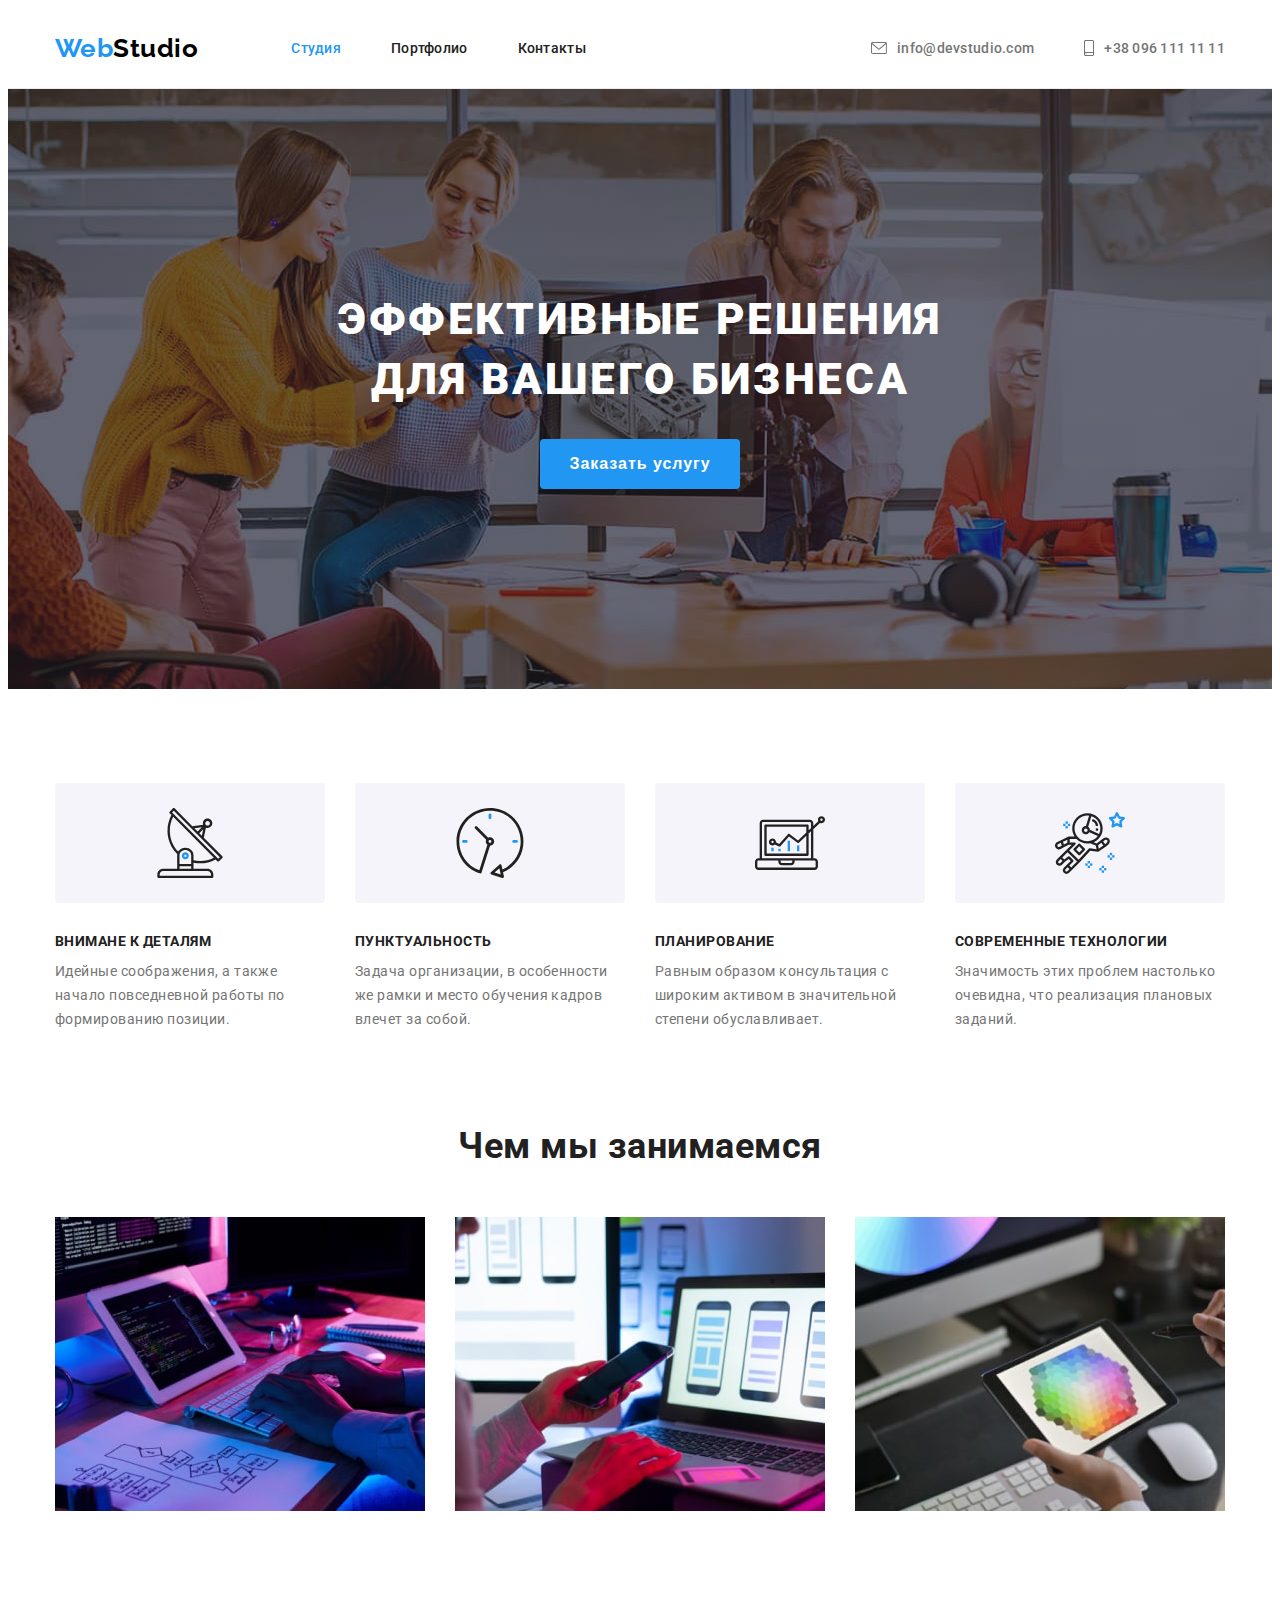
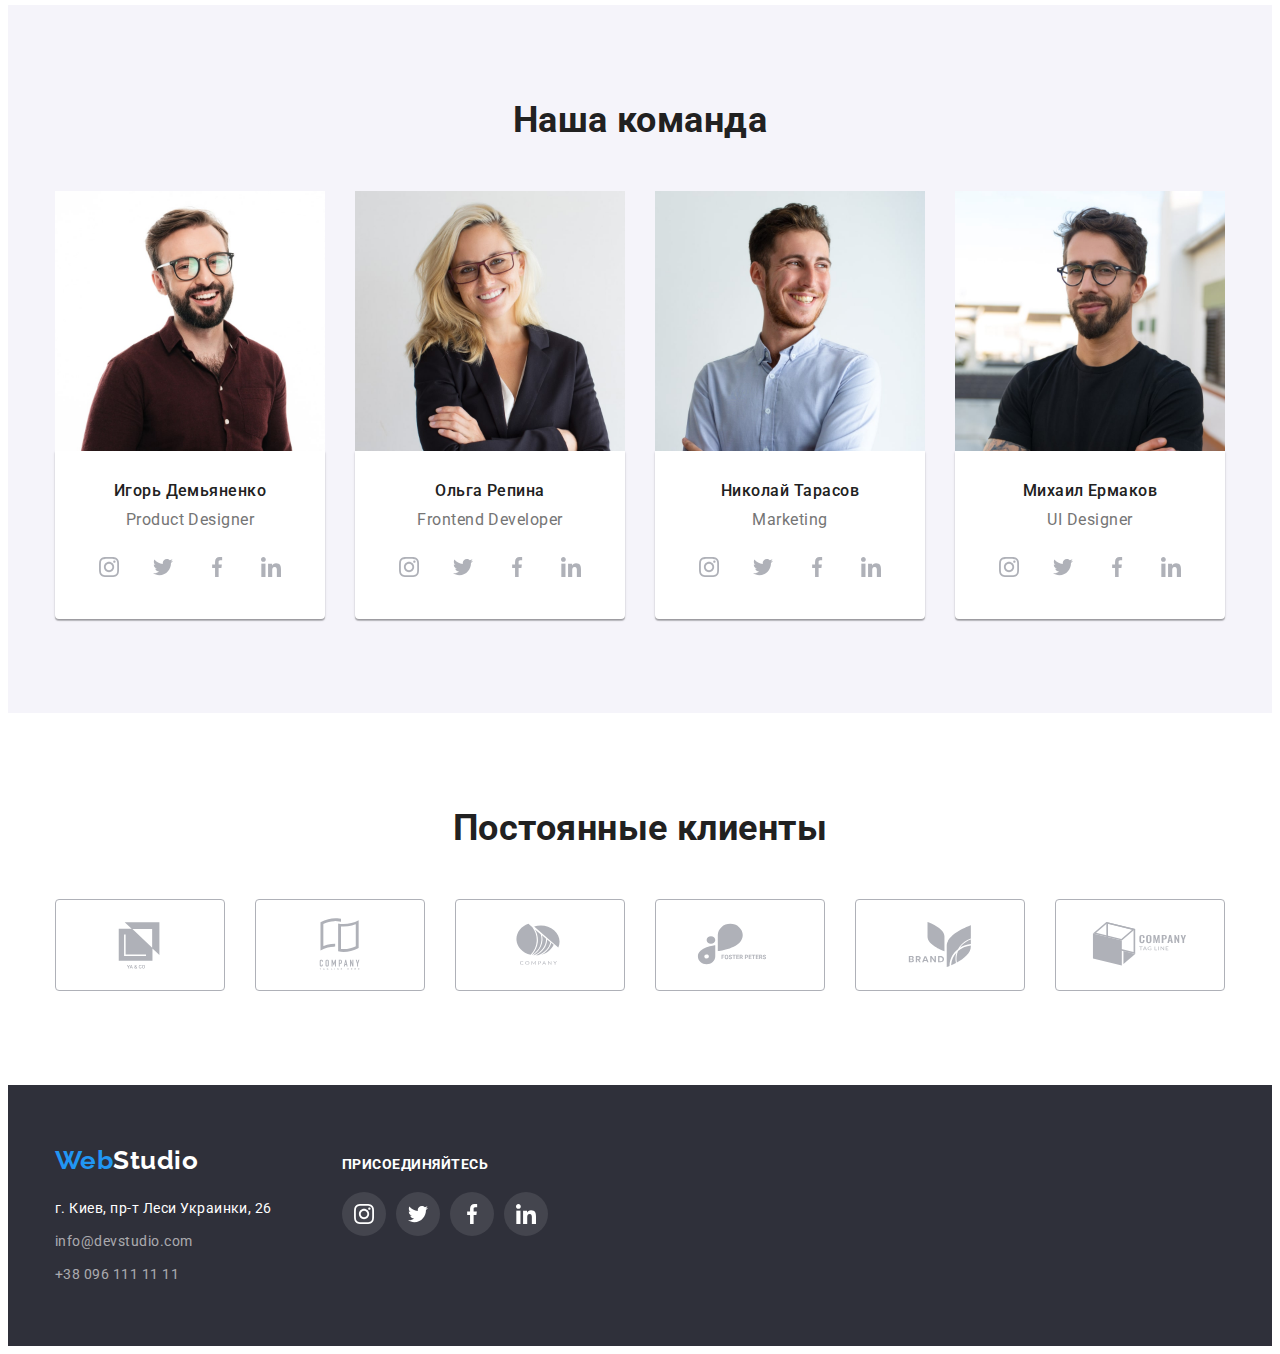
<file: index.html>
<!DOCTYPE html>
<html lang="ru">
  <head>
    <meta charset="UTF-8" />
    <meta http-equiv="X-UA-Compatible" content="IE=edge" />
    <meta name="viewport" content="width=device-width, initial-scale=1.0" />
    <title>WebStudio - Main</title>
    <link rel="preconnect" href="https://fonts.googleapis.com" />
    <link rel="preconnect" href="https://fonts.gstatic.com" crossorigin />
    <link
      href="https://fonts.googleapis.com/css2?family=Raleway:wght@700&family=Roboto:wght@400;500;700;900&display=swap"
      rel="stylesheet"
    />
    <link
      rel="stylesheet"
      href="https://cdnjs.cloudflare.com/ajax/libs/modern-normalize/1.1.0/modern-normalize.min.css"
      integrity="sha512-wpPYUAdjBVSE4KJnH1VR1HeZfpl1ub8YT/NKx4PuQ5NmX2tKuGu6U/JRp5y+Y8XG2tV+wKQpNHVUX03MfMFn9Q=="
      crossorigin="anonymous"
      referrerpolicy="no-referrer"
    />
    <link rel="stylesheet" href="./css/styles.css" />
  </head>

  <body>
    <!-- Шапка -->
    <header class="header">
      <div class="container header-container">
        <nav class="header-nav">
          <a class="logo header-logo link" href="./" lang="en"
            ><span class="header-logo-accent">Web</span>Studio</a
          >
          <ul class="header-nav-list">
            <li class="header-nav-item">
              <a class="header-nav-link link current" href="./">Студия</a>
            </li>
            <li class="header-nav-item">
              <a class="header-nav-link link" href="./portfolio.html"
                >Портфолио</a
              >
            </li>
            <li class="header-nav-item">
              <a class="header-nav-link link" href="">Контакты</a>
            </li>
          </ul>
        </nav>

        <ul class="header-contact-list">
          <li class="header-contact-item">
            <a class="header-contact-link link" href="email:info@devstudio.com">
              <svg class="header-contact-icon" width="16px" height="12px">
                <use href="./images/symbol-defs.svg#icon-envelope"></use>
              </svg>

              info@devstudio.com</a
            >
          </li>

          <li class="header-contact-item">
            <a class="header-contact-link link" href="tel:+380961111111">
              <svg class="header-contact-icon" width="10px" height="16px">
                <use href="./images/symbol-defs.svg#icon-smartphone"></use>
              </svg>
              +38 096 111 11 11</a
            >
          </li>
        </ul>
      </div>
    </header>

    <!-- Контент -->
    <main>
      <!-- Герой -->
      <section class="hero-section">
        <div class="container">
          <h1 class="hero-hdr">Эффективные решения для вашего бизнеса</h1>
          <button type="button" class="hero-btn btn">Заказать услугу</button>
        </div>
      </section>

      <!-- Особенности -->
      <section class="section">
        <div class="container">
          <h2 class="visually-hidden">Особенности</h2>
          <ul class="skills-list">
            <li class="skills-item">
              <div class="skills-item-icon">
                <svg width="70px" height="70px">
                  <use href="./images/symbol-defs.svg#icon-antenna-1"></use>
                </svg>
              </div>
              <h3 class="skills-item-header">Внимане к деталям</h3>
              <p class="skills-item-text">
                Идейные соображения, а также начало повседневной работы по
                формированию позиции.
              </p>
            </li>
            <li class="skills-item">
              <div class="skills-item-icon">
                <svg width="70px" height="70px">
                  <use href="./images/symbol-defs.svg#icon-clock-1"></use>
                </svg>
              </div>
              <h3 class="skills-item-header">Пунктуальность</h3>
              <p class="skills-item-text">
                Задача организации, в особенности же рамки и место обучения
                кадров влечет за собой.
              </p>
            </li>
            <li class="skills-item">
              <div class="skills-item-icon">
                <svg width="70px" height="70px">
                  <use href="./images/symbol-defs.svg#icon-diagram-1"></use>
                </svg>
              </div>
              <h3 class="skills-item-header">Планирование</h3>
              <p class="skills-item-text">
                Равным образом консультация с широким активом в значительной
                степени обуславливает.
              </p>
            </li>
            <li class="skills-item">
              <div class="skills-item-icon">
                <svg width="70px" height="70px">
                  <use href="./images/symbol-defs.svg#icon-astronaut-1"></use>
                </svg>
              </div>
              <h3 class="skills-item-header">Современные технологии</h3>
              <p class="skills-item-text">
                Значимость этих проблем настолько очевидна, что реализация
                плановых заданий.
              </p>
            </li>
          </ul>
        </div>
      </section>

      <!-- Чем мы занимаемся -->
      <section class="section mission-section">
        <div class="container">
          <h2 class="section-header">Чем мы занимаемся</h2>
          <ul class="mission-list">
            <li class="mission-item">
              <img
                class="mission-img"
                src="./images/mission-img-1.jpg"
                alt="Выполняет верстку по блок-схеме для десктора и планшета"
              />
            </li>
            <li class="mission-item">
              <img
                class="mission-img"
                src="./images/mission-img-2.jpg"
                alt="Просматривает адаптивную верстку на ноутбуке"
              />
            </li>
            <li class="mission-item">
              <img
                class="mission-img"
                src="./images/mission-img-3.jpg"
                alt="Работает с цветовой картой"
              />
            </li>
          </ul>
        </div>
      </section>
      <!-- Наша команда -->
      <section class="section team-section">
        <div class="container">
          <h2 class="section-header">Наша команда</h2>
          <ul class="team-list">
            <li class="team-item">
              <img
                class="team-img"
                src="./images/team-img-1.jpg"
                alt="парень улыбается"
              />
              <div class="team-item-info">
                <h3 class="team-item-header">Игорь Демьяненко</h3>
                <p class="team-item-text" lang="en">Product Designer</p>

                <ul class="team-list-social">
                  <li class="team-item-social">
                    <a class="team-link-social" href="">
                      <svg width="20px" height="20px">
                        <use
                          href="./images/symbol-defs.svg#icon-instagram-1"
                        ></use>
                      </svg>
                    </a>
                  </li>
                  <li class="team-item-social">
                    <a class="team-link-social" href="">
                      <svg width="20px" height="20px">
                        <use
                          href="./images/symbol-defs.svg#icon-twitter-1"
                        ></use>
                      </svg>
                    </a>
                  </li>
                  <li class="team-item-social">
                    <a class="team-link-social" href="">
                      <svg width="20px" height="20px">
                        <use
                          href="./images/symbol-defs.svg#icon-facebook-1"
                        ></use>
                      </svg>
                    </a>
                  </li>
                  <li class="team-item-social">
                    <a class="team-link-social" href="">
                      <svg width="20px" height="20px">
                        <use
                          href="./images/symbol-defs.svg#icon-linkedin-1"
                        ></use>
                      </svg>
                    </a>
                  </li>
                </ul>
              </div>
            </li>
            <li class="team-item">
              <img
                class="team-img"
                src="./images/team-img-2.jpg"
                alt="девушка улыбается"
              />
              <div class="team-item-info">
                <h3 class="team-item-header">Ольга Репина</h3>
                <p class="team-item-text" lang="en">Frontend Developer</p>
                <ul class="team-list-social">
                  <li class="team-item-social">
                    <a class="team-link-social" href="">
                      <svg width="20px" height="20px">
                        <use
                          href="./images/symbol-defs.svg#icon-instagram-1"
                        ></use>
                      </svg>
                    </a>
                  </li>
                  <li class="team-item-social">
                    <a class="team-link-social" href="">
                      <svg width="20px" height="20px">
                        <use
                          href="./images/symbol-defs.svg#icon-twitter-1"
                        ></use>
                      </svg>
                    </a>
                  </li>
                  <li class="team-item-social">
                    <a class="team-link-social" href="">
                      <svg width="20px" height="20px">
                        <use
                          href="./images/symbol-defs.svg#icon-facebook-1"
                        ></use>
                      </svg>
                    </a>
                  </li>
                  <li class="team-item-social">
                    <a class="team-link-social" href="">
                      <svg width="20px" height="20px">
                        <use
                          href="./images/symbol-defs.svg#icon-linkedin-1"
                        ></use>
                      </svg>
                    </a>
                  </li>
                </ul>
              </div>
            </li>
            <li class="team-item">
              <img
                class="team-img"
                src="./images/team-img-3.jpg"
                alt="парень улыбается"
              />
              <div class="team-item-info">
                <h3 class="team-item-header">Николай Тарасов</h3>
                <p class="team-item-text" lang="en">Marketing</p>
                <ul class="team-list-social">
                  <li class="team-item-social">
                    <a class="team-link-social" href="">
                      <svg width="20px" height="20px">
                        <use
                          href="./images/symbol-defs.svg#icon-instagram-1"
                        ></use>
                      </svg>
                    </a>
                  </li>
                  <li class="team-item-social">
                    <a class="team-link-social" href="">
                      <svg width="20px" height="20px">
                        <use
                          href="./images/symbol-defs.svg#icon-twitter-1"
                        ></use>
                      </svg>
                    </a>
                  </li>
                  <li class="team-item-social">
                    <a class="team-link-social" href="">
                      <svg width="20px" height="20px">
                        <use
                          href="./images/symbol-defs.svg#icon-facebook-1"
                        ></use>
                      </svg>
                    </a>
                  </li>
                  <li class="team-item-social">
                    <a class="team-link-social" href="">
                      <svg width="20px" height="20px">
                        <use
                          href="./images/symbol-defs.svg#icon-linkedin-1"
                        ></use>
                      </svg>
                    </a>
                  </li>
                </ul>
              </div>
            </li>
            <li class="team-item">
              <img
                class="team-img"
                src="./images/team-img-4.jpg"
                alt="парень улыбается"
              />
              <div class="team-item-info">
                <h3 class="team-item-header">Михаил Ермаков</h3>
                <p class="team-item-text" lang="en">UI Designer</p>
                <ul class="team-list-social">
                  <li class="team-item-social">
                    <a class="team-link-social" href="">
                      <svg width="20px" height="20px">
                        <use
                          href="./images/symbol-defs.svg#icon-instagram-1"
                        ></use>
                      </svg>
                    </a>
                  </li>
                  <li class="team-item-social">
                    <a class="team-link-social" href="">
                      <svg width="20px" height="20px">
                        <use
                          href="./images/symbol-defs.svg#icon-twitter-1"
                        ></use>
                      </svg>
                    </a>
                  </li>
                  <li class="team-item-social">
                    <a class="team-link-social" href="">
                      <svg width="20px" height="20px">
                        <use
                          href="./images/symbol-defs.svg#icon-facebook-1"
                        ></use>
                      </svg>
                    </a>
                  </li>
                  <li class="team-item-social">
                    <a class="team-link-social" href="">
                      <svg width="20px" height="20px">
                        <use
                          href="./images/symbol-defs.svg#icon-linkedin-1"
                        ></use>
                      </svg>
                    </a>
                  </li>
                </ul>
              </div>
            </li>
          </ul>
        </div>
      </section>

      <!-- Клиенты  -->
      <section class="section">
        <div class="container">
          <h2 class="section-header">Постоянные клиенты</h2>
          <ul class="clients-list">
            <li class="clients-item">
              <a class="clients-item-icon" href="">
                <svg width="106px" height="60px">
                  <use href="./images/symbol-defs.svg#icon-logo-1"></use>
                </svg>
              </a>
            </li>
            <li class="clients-item">
              <a class="clients-item-icon" href="">
                <svg width="106px" height="60px">
                  <use href="./images/symbol-defs.svg#icon-logo-2"></use>
                </svg>
              </a>
            </li>
            <li class="clients-item">
              <a class="clients-item-icon" href="">
                <svg width="106px" height="60px">
                  <use href="./images/symbol-defs.svg#icon-logo-3"></use>
                </svg>
              </a>
            </li>
            <li class="clients-item">
              <a class="clients-item-icon" href="">
                <svg width="106px" height="60px">
                  <use href="./images/symbol-defs.svg#icon-logo-4"></use>
                </svg>
              </a>
            </li>
            <li class="clients-item">
              <a class="clients-item-icon" href="">
                <svg width="106px" height="60px">
                  <use href="./images/symbol-defs.svg#icon-logo-5"></use>
                </svg>
              </a>
            </li>
            <li class="clients-item">
              <a class="clients-item-icon" href="">
                <svg width="106px" height="60px">
                  <use href="./images/symbol-defs.svg#icon-logo-6"></use>
                </svg>
              </a>
            </li>
          </ul>
        </div>
      </section>
    </main>

    <!-- Подвал -->
    <footer class="footer">
      <div class="container footer-container">
        <div class="footer-contacts">
          <a href="./" lang="en" class="logo footer-logo link"
            ><span class="footer-logo-accent">Web</span>Studio</a
          >
          <ul class="footer-list">
            <li class="footer-address">г. Киев, пр-т Леси Украинки, 26</li>
            <li class="footer-item">
              <a class="footer-link link" href="email:info@devstudio.com"
                >info@devstudio.com
              </a>
            </li>
            <li class="footer-item">
              <a class="footer-link link" href="tel:+380961111111"
                >+38 096 111 11 11
              </a>
            </li>
          </ul>
        </div>
        <div class="footer-contacts">
          <p class="footer-join-us">Присоединяйтесь</p>
          <ul class="footer-list-social">
            <li class="footer-item-social">
              <a class="footer-link-social" href="">
                <svg width="20px" height="20px">
                  <use href="./images/symbol-defs.svg#icon-instagram-1"></use>
                </svg>
              </a>
            </li>
            <li class="footer-item-social">
              <a class="footer-link-social" href="">
                <svg width="20px" height="20px">
                  <use href="./images/symbol-defs.svg#icon-twitter-1"></use>
                </svg>
              </a>
            </li>
            <li class="footer-item-social">
              <a class="footer-link-social" href="">
                <svg width="20px" height="20px">
                  <use href="./images/symbol-defs.svg#icon-facebook-1"></use>
                </svg>
              </a>
            </li>
            <li class="footer-item-social">
              <a class="footer-link-social" href="">
                <svg width="20px" height="20px">
                  <use href="./images/symbol-defs.svg#icon-linkedin-1"></use>
                </svg>
              </a>
            </li>
          </ul>
        </div>
      </div>
    </footer>
  </body>
</html>
</file>
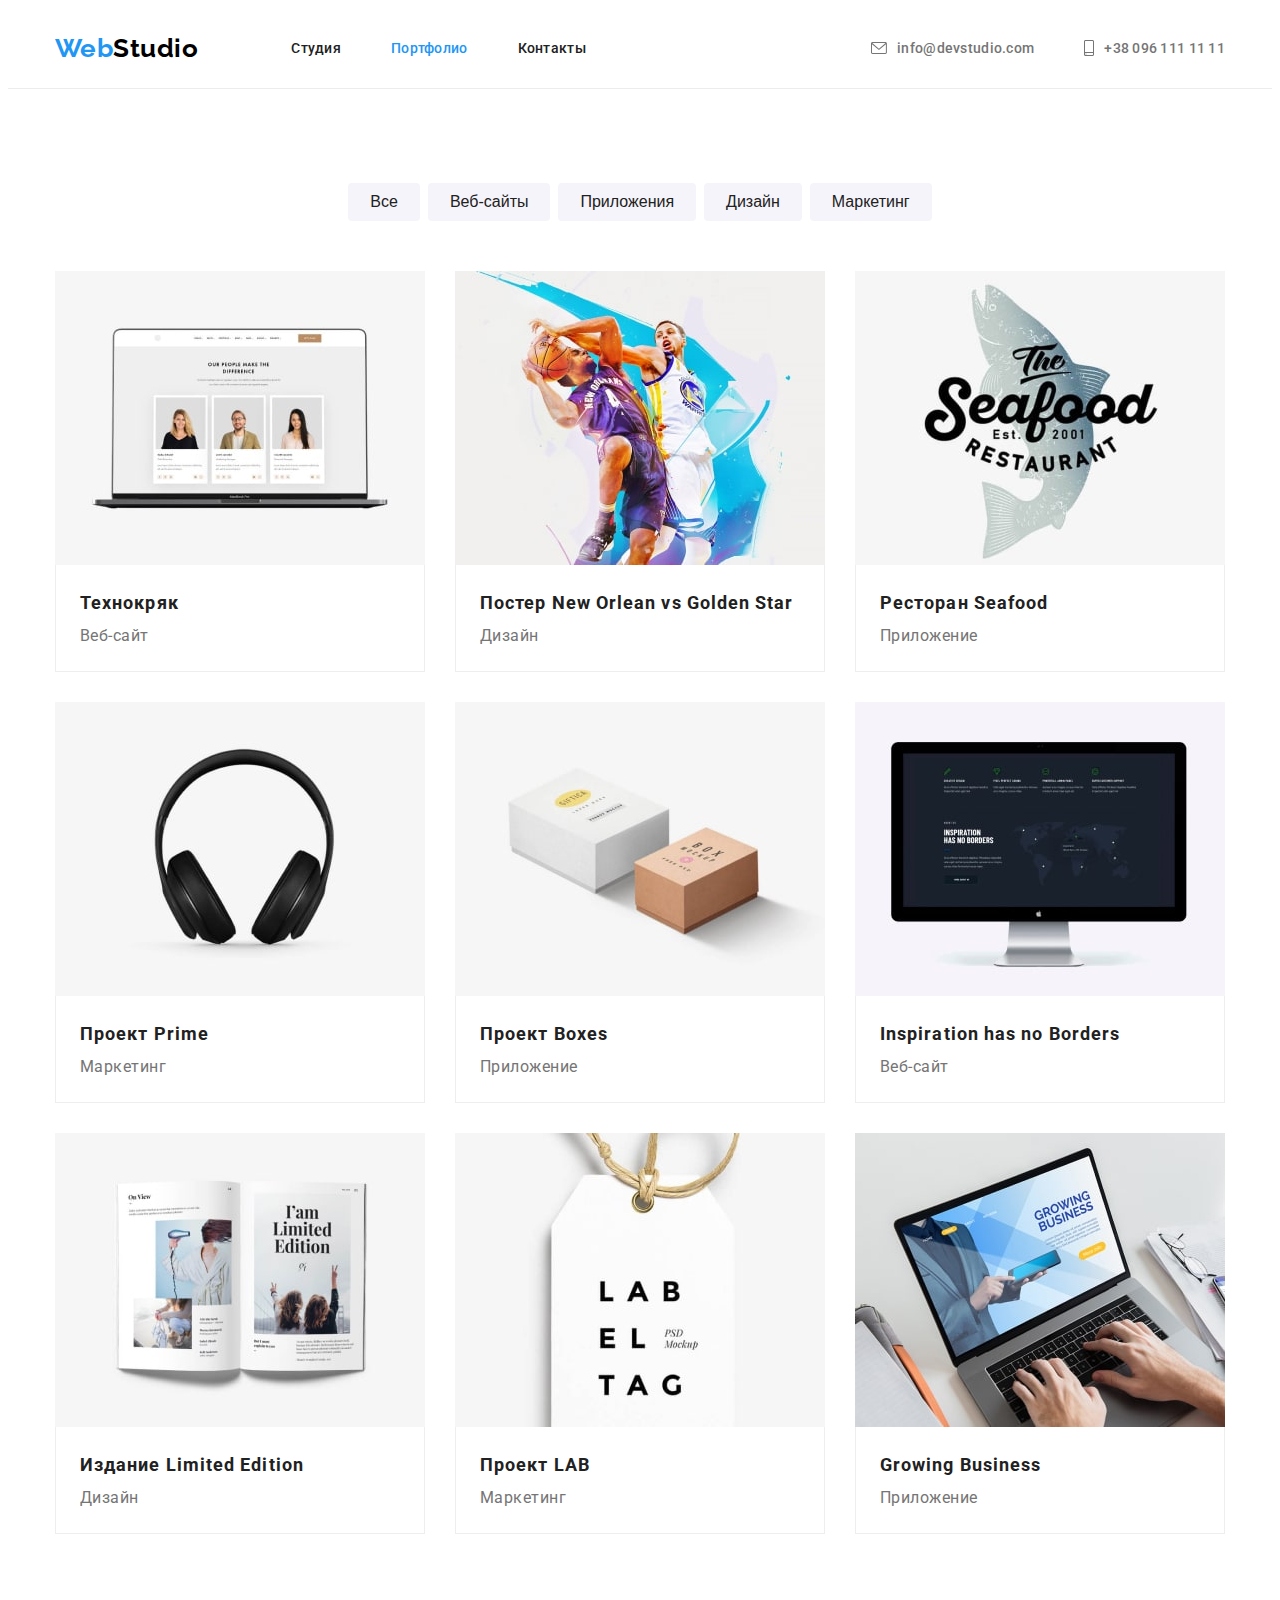
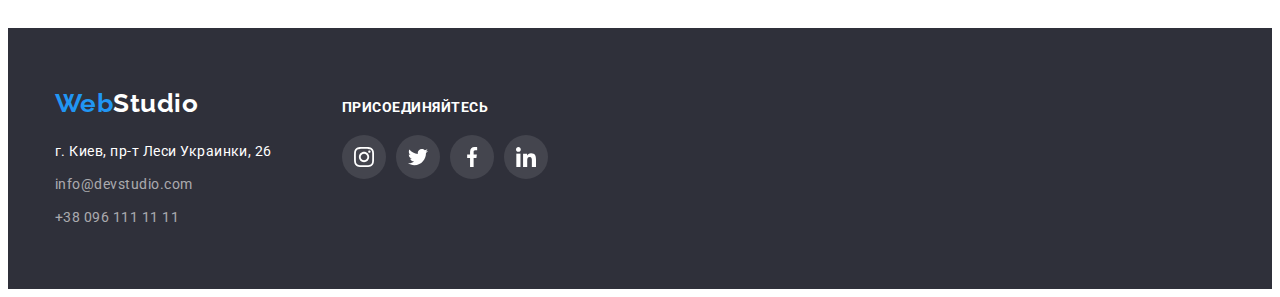
<file: portfolio.html>
<!DOCTYPE html>
<html lang="ru">
  <head>
    <meta charset="UTF-8" />
    <meta http-equiv="X-UA-Compatible" content="IE=edge" />
    <meta name="viewport" content="width=device-width, initial-scale=1.0" />
    <title>WebStudio - Portfolio</title>
    <link rel="preconnect" href="https://fonts.googleapis.com" />
    <link rel="preconnect" href="https://fonts.gstatic.com" crossorigin />
    <link
      href="https://fonts.googleapis.com/css2?family=Raleway:wght@700&family=Roboto:wght@400;500;700;900&display=swap"
      rel="stylesheet"
    />
    <link
      rel="stylesheet"
      href="https://cdnjs.cloudflare.com/ajax/libs/modern-normalize/1.1.0/modern-normalize.min.css"
      integrity="sha512-wpPYUAdjBVSE4KJnH1VR1HeZfpl1ub8YT/NKx4PuQ5NmX2tKuGu6U/JRp5y+Y8XG2tV+wKQpNHVUX03MfMFn9Q=="
      crossorigin="anonymous"
      referrerpolicy="no-referrer"
    />
    <link rel="stylesheet" href="./css/styles.css" />
  </head>

  <body>
    <!-- Шапка -->
    <header class="header">
      <div class="container header-container">
        <nav class="header-nav">
          <a class="logo header-logo link" href="./" lang="en"
            ><span class="header-logo-accent">Web</span>Studio</a
          >
          <ul class="header-nav-list">
            <li class="header-nav-item">
              <a class="header-nav-link link" href="./">Студия</a>
            </li>
            <li class="header-nav-item">
              <a class="header-nav-link link current" href="./portfolio.html"
                >Портфолио</a
              >
            </li>
            <li class="header-nav-item">
              <a class="header-nav-link link" href="">Контакты</a>
            </li>
          </ul>
        </nav>

        <ul class="header-contact-list">
          <li class="header-contact-item">
            <a class="header-contact-link link" href="email:info@devstudio.com">
              <svg class="header-contact-icon" width="16px" height="12px">
                <use href="./images/symbol-defs.svg#icon-envelope"></use>
              </svg>

              info@devstudio.com</a
            >
          </li>

          <li class="header-contact-item">
            <a class="header-contact-link link" href="tel:+380961111111">
              <svg class="header-contact-icon" width="10px" height="16px">
                <use href="./images/symbol-defs.svg#icon-smartphone"></use>
              </svg>
              +38 096 111 11 11</a
            >
          </li>
        </ul>
      </div>
    </header>

    <!-- Контент -->
    <main>
      <section class="section">
        <div class="container">
          <h1 class="visually-hidden">Примеры работ</h1>
          <ul class="filter-list">
            <li class="filter-item">
              <button type="button" class="filter-button">Все</button>
            </li>
            <li class="filter-item">
              <button type="button" class="filter-button">Веб-сайты</button>
            </li>
            <li class="filter-item">
              <button type="button" class="filter-button">Приложения</button>
            </li>
            <li class="filter-item">
              <button type="button" class="filter-button">Дизайн</button>
            </li>
            <li class="filter-item">
              <button type="button" class="filter-button">Маркетинг</button>
            </li>
          </ul>
          <ul class="examples-list">
            <li class="examples-item">
              <a href="" class="examples-link">
                <div class="examples-pic">
                  <img
                    class="examples-img"
                    src="./images/project1.jpg"
                    alt="Экран ноутбука с членами команды"
                  />
                </div>
                <div class="examples-info">
                  <h2 class="examples-header">Технокряк</h2>
                  <p class="examples-text">Веб-сайт</p>
                </div>
              </a>
            </li>
            <li class="examples-item">
              <a href="" class="examples-link">
                <div class="examples-pic">
                  <img
                    class="examples-img"
                    src="./images/project2.jpg"
                    alt="Два баскетболиста в прыжке"
                  />
                </div>
                <div class="examples-info">
                  <h2 class="examples-header">
                    Постер New Orlean vs Golden Star
                  </h2>
                  <p class="examples-text">Дизайн</p>
                </div>
              </a>
            </li>
            <li class="examples-item">
              <a href="" class="examples-link">
                <div class="examples-pic">
                  <img
                    class="examples-img"
                    src="./images/project3.jpg"
                    alt="Лого ресторана с рыбиной"
                  />
                </div>
                <div class="examples-info">
                  <h2 class="examples-header">Ресторан Seafood</h2>
                  <p class="examples-text">Приложение</p>
                </div>
              </a>
            </li>
            <li class="examples-item">
              <a href="" class="examples-link">
                <div class="examples-pic">
                  <img
                    class="examples-img"
                    src="./images/project4.jpg"
                    alt="Наушники-мониторы"
                  />
                </div>
                <div class="examples-info">
                  <h2 class="examples-header">Проект Prime</h2>
                  <p class="examples-text">Маркетинг</p>
                </div>
              </a>
            </li>
            <li class="examples-item">
              <a href="" class="examples-link">
                <div class="examples-pic">
                  <img
                    class="examples-img"
                    src="./images/project5.jpg"
                    alt="Две коробки"
                  />
                </div>
                <div class="examples-info">
                  <h2 class="examples-header">Проект Boxes</h2>
                  <p class="examples-text">Приложение</p>
                </div>
              </a>
            </li>
            <li class="examples-item">
              <a href="" class="examples-link">
                <div class="examples-pic">
                  <img
                    class="examples-img"
                    src="./images/project6.jpg"
                    alt="Экран АйМака"
                  />
                </div>
                <div class="examples-info">
                  <h2 class="examples-header">Inspiration has no Borders</h2>
                  <p class="examples-text">Веб-сайт</p>
                </div>
              </a>
            </li>
            <li class="examples-item">
              <a href="" class="examples-link">
                <div class="examples-pic">
                  <img
                    class="examples-img"
                    src="./images/project7.jpg"
                    alt="Раскрытая книга"
                  />
                </div>
                <div class="examples-info">
                  <h2 class="examples-header">Издание Limited Edition</h2>
                  <p class="examples-text">Дизайн</p>
                </div>
              </a>
            </li>
            <li class="examples-item">
              <a href="" class="examples-link">
                <div class="examples-pic">
                  <img
                    class="examples-img"
                    src="./images/project8.jpg"
                    alt="Бирка от одежды"
                  />
                </div>
                <div class="examples-info">
                  <h2 class="examples-header">Проект LAB</h2>
                  <p class="examples-text">Маркетинг</p>
                </div>
              </a>
            </li>
            <li class="examples-item">
              <a href="" class="examples-link">
                <div class="examples-pic">
                  <img
                    class="examples-img"
                    src="./images/project9.jpg"
                    alt="Ноутбук, очки, руки"
                  />
                </div>
                <div class="examples-info">
                  <h2 class="examples-header">Growing Business</h2>
                  <p class="examples-text">Приложение</p>
                </div>
              </a>
            </li>
          </ul>
        </div>
      </section>
    </main>

    <!-- Подвал -->
    <footer class="footer">
      <div class="container footer-container">
        <div class="footer-contacts">
          <a href="./" lang="en" class="logo footer-logo link"
            ><span class="footer-logo-accent">Web</span>Studio</a
          >
          <ul class="footer-list">
            <li class="footer-address">г. Киев, пр-т Леси Украинки, 26</li>
            <li class="footer-item">
              <a class="footer-link link" href="email:info@devstudio.com"
                >info@devstudio.com
              </a>
            </li>
            <li class="footer-item">
              <a class="footer-link link" href="tel:+380961111111"
                >+38 096 111 11 11
              </a>
            </li>
          </ul>
        </div>
        <div class="footer-contacts">
          <p class="footer-join-us">Присоединяйтесь</p>
          <ul class="footer-list-social">
            <li class="footer-item-social">
              <a class="footer-link-social" href="">
                <svg width="20px" height="20px">
                  <use href="./images/symbol-defs.svg#icon-instagram-1"></use>
                </svg>
              </a>
            </li>
            <li class="footer-item-social">
              <a class="footer-link-social" href="">
                <svg width="20px" height="20px">
                  <use href="./images/symbol-defs.svg#icon-twitter-1"></use>
                </svg>
              </a>
            </li>
            <li class="footer-item-social">
              <a class="footer-link-social" href="">
                <svg width="20px" height="20px">
                  <use href="./images/symbol-defs.svg#icon-facebook-1"></use>
                </svg>
              </a>
            </li>
            <li class="footer-item-social">
              <a class="footer-link-social" href="">
                <svg width="20px" height="20px">
                  <use href="./images/symbol-defs.svg#icon-linkedin-1"></use>
                </svg>
              </a>
            </li>
          </ul>
        </div>
      </div>
    </footer>
  </body>
</html>
</file>
<file: css/styles.css>
:root {
  --primary-header-color: #212121;
  --secondary-header-color: #ffffff;
  --primary-text-color: #757575;
  --secondary-text-color: #ffffff;
  --main-bkg-color: #ffffff;
  --alt-bkg-color: #f5f4fa;
  --hero-footer-color: #2f303a;
  --accent-color: #2196f3;
  --hero-accent-color: #188ce8;
  --logo-black: #000000;
  --logo-white: #ffffff;
  --logo-strike: #ececec;
  --card-border: #eeeeee;
  --svg-color: #afb1b8;
  --flex-margin: 30px;
}

body {
  font-family: 'Roboto', sans-serif;
  font-style: normal;
  font-weight: 400;
  letter-spacing: 0.03em;
  background-color: #ffffff;
}

/* Глобальные */
html {
  box-sizing: border-box;
}

*,
*::before,
*::after {
  box-sizing: inherit;
  /* outline: tomato solid 1px; */
}

h1,
h2,
h3,
h4,
h5,
h6,
p {
  margin: 0;
  padding: 0;
}

img {
  display: block;
  max-width: 100%;
  height: auto;
}

.link,
a {
  text-decoration: none;
  font-style: inherit;
}

ul {
  list-style: none;
  padding: 0;
  margin: 0;
}
.logo {
  font-family: Raleway;
  font-weight: 700;
  font-size: 26px;
  line-height: calc(31 / 26);
}

.address {
  font-style: inherit;
}

.container {
  width: 1200px;
  margin: 0 auto;
  padding-left: 15px;
  padding-right: 15px;
}

.section {
  padding-top: 94px;
  padding-bottom: 94px;
}

.section-header {
  margin-bottom: 50px;

  font-weight: 700;
  font-size: 36px;
  line-height: calc(42 / 36);
  text-align: center;
  color: var(--primary-header-color);
}

.visually-hidden {
  position: absolute;
  clip: rect(0 0 0 0);
  width: 1px;
  height: 1px;
  margin: -1px;
}

/* Шапка */
.header {
  border-bottom: 1px solid var(--logo-strike);
}

.header-container {
  display: flex;
  align-items: center;
  justify-content: space-between;
  /* padding-top: 24px;
  padding-bottom: 25px; */
}

.header-logo {
  margin-right: 93px;
  display: inline-block;

  color: var(--logo-black);
}

.header-logo-accent {
  color: var(--accent-color);
}

.header-nav {
  display: flex;
  align-items: center;
}

.header-nav-list {
  display: flex;
}

.header-nav-item:not(:last-child) {
  margin-right: 50px;
}

.header-nav-link {
  padding-top: 32px;
  padding-bottom: 32px;

  display: inline-block;

  font-weight: 500;
  font-size: 14px;
  line-height: calc(16 / 14);
  letter-spacing: 0.02em;
  color: var(--primary-header-color);
}

.header-nav-link:hover,
.header-nav-link:focus {
  color: var(--accent-color);
}

.current {
  color: var(--accent-color);
}

.header-contact-list {
  display: flex;
}

.header-contact-item:not(:last-child) {
  margin-right: 50px;
}

.header-contact-link {
  padding-top: 32px;
  padding-bottom: 32px;

  display: flex;
  align-items: center;

  font-weight: 500;
  font-size: 14px;
  line-height: calc(16 / 14);
  letter-spacing: 0.02em;
  color: var(--primary-text-color);
  fill: currentColor;
}

.header-contact-link:hover,
.header-contact-link:focus {
  color: var(--accent-color);
  fill: currentColor;
}

.header-contact-icon {
  margin-right: 10px;
}

/* Герой */
.hero-section {
  padding: 200px 0;
  margin-left: auto;
  margin-right: auto;
  height: 600px;
  max-width: 1600px;
  background-color: var(--hero-footer-color);
  background-image: linear-gradient(
      rgba(47, 48, 58, 0.4),
      rgba(47, 48, 58, 0.4)
    ),
    url('./../images/herobkg.jpg');
  background-size: cover;
  background-position: center;
  background-repeat: no-repeat;
}

.hero-hdr {
  width: 696px;
  margin-right: auto;
  margin-left: auto;
  margin-bottom: 30px;
  font-weight: 900;
  font-size: 44px;
  line-height: calc(60 / 44);
  text-align: center;
  letter-spacing: 0.06em;
  text-transform: uppercase;
  color: var(--secondary-text-color);
}

.hero-btn {
  width: 200px;
  height: 50px;
  margin-right: auto;
  margin-left: auto;
  border-radius: 4px;
  border-style: none;
  display: block;

  font-weight: 700;
  font-size: 16px;
  line-height: calc(30 / 16);
  text-align: center;
  letter-spacing: 0.06em;
  color: var(--secondary-header-color);
  background-color: var(--accent-color);
  cursor: pointer;
}

.hero-btn:hover,
.hero-btn:focus {
  background-color: var(--hero-accent-color);
}

/* Особенности */

.skills-list {
  display: flex;
}

.skills-item {
  flex-basis: calc((100% - 3 * var(--flex-margin)) / 4);
}

.skills-item:not(:last-child) {
  margin-right: var(--flex-margin);
}

.skills-item-icon {
  height: 120px;
  /* padding: 25px calc((100% - 70px) / 2); */
  display: flex;
  align-items: center;
  justify-content: center;
  background-color: var(--alt-bkg-color);
  border-radius: 4px;
}

/* .skills-item-icon:hover {
  background-color: var(--accent-color);
}  */

.skills-item-header {
  margin-top: 30px;
  margin-bottom: 10px;

  font-weight: 700;
  font-size: 14px;
  line-height: calc(16 / 14);
  text-transform: uppercase;
  color: var(--primary-header-color);
}

.skills-item-text {
  font-size: 14px;
  line-height: calc(24 / 14);
  color: var(--primary-text-color);
}

/* Чем мы занимаемся */

.mission-section {
  padding-top: 0px;
}

.mission-list {
  display: flex;
}

.mission-item {
  flex-basis: calc((100% - 2 * var(--flex-margin)) / 3);
}

.mission-item:not(:last-child) {
  margin-right: var(--flex-margin);
}

.mission-img {
  /* width: 370px;
  height: 294px; */
  flex-basis: calc(100% / 3 - var(--flex-margin));
}

/* Наша команда */

.team-section {
  background-color: var(--alt-bkg-color);
}

.team-list {
  display: flex;
}

.team-item {
  flex-basis: calc((100% - 3 * var(--flex-margin)) / 4);
}

.team-item:not(:last-child) {
  margin-right: var(--flex-margin);
}

.team-item-info {
  padding: 30px 0;
  border-radius: 0 0 4px 4px;
  box-shadow: 0px 1px 3px rgba(0, 0, 0, 0.12), 0px 1px 1px rgba(0, 0, 0, 0.14),
    0px 2px 1px rgba(0, 0, 0, 0.2);
  background-color: var(--main-bkg-color);
}

.team-item-header {
  margin-bottom: 10px;
  font-weight: 500;
  font-size: 16px;
  line-height: calc(19 / 16);
  text-align: center;
  color: var(--primary-header-color);
}

.team-item-text {
  margin-bottom: 16px;
  font-size: 16px;
  line-height: calc(19 / 16);
  text-align: center;
  color: var(--primary-text-color);
}

.team-list-social {
  display: flex;
  justify-content: center;
}

/* .team-item-social {
  margin-right: 5px;
  margin-left: 5px;
} */

.team-item-social + .team-item-social {
  margin-left: 10px;
}

.team-link-social {
  height: 44px;
  width: 44px;
  border-radius: 50%;
  display: flex;
  align-items: center;
  justify-content: center;
  fill: var(--svg-color);
  background-color: var(--main-bkg-color);
}

.team-link-social:hover,
.team-link-social:focus {
  background-color: var(--accent-color);
  fill: var(--main-bkg-color);
}
/* Клиенты */
.clients-list {
  display: flex;
}

.clients-item {
  flex-basis: calc((100% - 3 * var(--flex-margin)) / 4);
}

.clients-item:not(:last-child) {
  margin-right: var(--flex-margin);
}

.clients-item-icon {
  height: 92px;
  /* padding: 16px calc((100% - 106px) / 2); */
  display: flex;
  align-items: center;
  justify-content: center;
  border: 1px solid var(--svg-color);
  border-radius: 4px;
  fill: var(--svg-color);
}

.clients-item-icon:hover,
.clients-item-icon:focus {
  border: 1px solid var(--accent-color);
  fill: var(--accent-color);
}

/* Подвал */
.footer {
  background-color: var(--hero-footer-color);
  padding-top: 60px;
  padding-bottom: 60px;
}

.footer-container {
  display: flex;
  align-items: baseline;
}

.footer-contacts {
  margin-right: 70px;
}

.footer-logo {
  margin-bottom: 20px;
  display: block;
  color: var(--logo-white);
}

.footer-logo-accent {
  color: var(--accent-color);
}

.footer-address {
  margin-bottom: 9px;
  display: block;

  font-size: 14px;
  line-height: calc(24 / 14);
  color: var(--secondary-text-color);
}

.footer-item:not(:last-child) {
  margin-bottom: 9px;
}

.footer-link {
  font-size: 14px;
  line-height: calc(24 / 14);
  color: rgba(255, 255, 255, 0.6);
}
.footer-link:hover,
.footer-link:focus {
  color: var(--accent-color);
}

.footer-join-us {
  margin-bottom: 20px;
  display: block;
  color: var(--secondary-text-color);
  font-weight: bold;
  font-size: 14px;
  line-height: calc(16 / 14);
  text-transform: uppercase;
}

.footer-list-social {
  display: flex;
  justify-content: center;
}

/* .team-item-social {
  margin-right: 5px;
  margin-left: 5px;
} */

.footer-item-social + .footer-item-social {
  margin-left: 10px;
}

.footer-link-social {
  height: 44px;
  width: 44px;
  border-radius: 50%;
  display: flex;
  align-items: center;
  justify-content: center;
  fill: var(--main-bkg-color);
  background-color: rgba(255, 255, 255, 0.1);
}

.footer-link-social:hover,
.footer-link-social:focus {
  background-color: var(--accent-color);
}

/* Портфолио */

.filter-list {
  display: flex;
  justify-content: center;
  margin-bottom: 50px;
}

.filter-button {
  padding: 6px 22px;
  border-radius: 4px;
  border-style: none;

  font-weight: 500;
  font-size: 16px;
  line-height: calc(26 / 16);
  text-align: center;
  color: var(--primary-header-color);
  background-color: var(--alt-bkg-color);
  cursor: pointer;
}

.filter-item:not(:last-child) {
  margin-right: 8px;
}

.filter-button:hover,
.filter-button:focus {
  color: var(--secondary-header-color);
  background-color: var(--accent-color);
  box-shadow: 0px 3px 1px rgba(0, 0, 0, 0.1), 0px 1px 2px rgba(0, 0, 0, 0.08),
    0px 2px 2px rgba(0, 0, 0, 0.12);
}

.examples-list {
  display: flex;
  flex-wrap: wrap;
  margin-top: calc(-1 * var(--flex-margin));
  margin-left: calc(-1 * var(--flex-margin));
}

.examples-item {
  margin-top: var(--flex-margin);
  margin-left: var(--flex-margin);
}

.examples-link {
  display: block;
}

.examples-link:hover {
  box-shadow: 0px 1px 1px rgba(0, 0, 0, 0.12), 0px 4px 4px rgba(0, 0, 0, 0.06),
    1px 4px 6px rgba(0, 0, 0, 0.16);
}

.examples-info {
  padding: 20px 24px;
  border-bottom: 1px solid var(--card-border);
  border-right: 1px solid var(--card-border);
  border-left: 1px solid var(--card-border);
}
.examples-header {
  font-weight: 700;
  font-size: 18px;
  line-height: calc(36 / 18);
  letter-spacing: 0.06em;
  color: var(--primary-header-color);
}

.examples-text {
  font-size: 16px;
  line-height: calc(30 / 16);
  color: var(--primary-text-color);
}

.examples-img {
  /* width: 370px;
  height: 294px; */
  flex-basis: calc(100% / 3 - var(--flex-margin));
}
</file>
